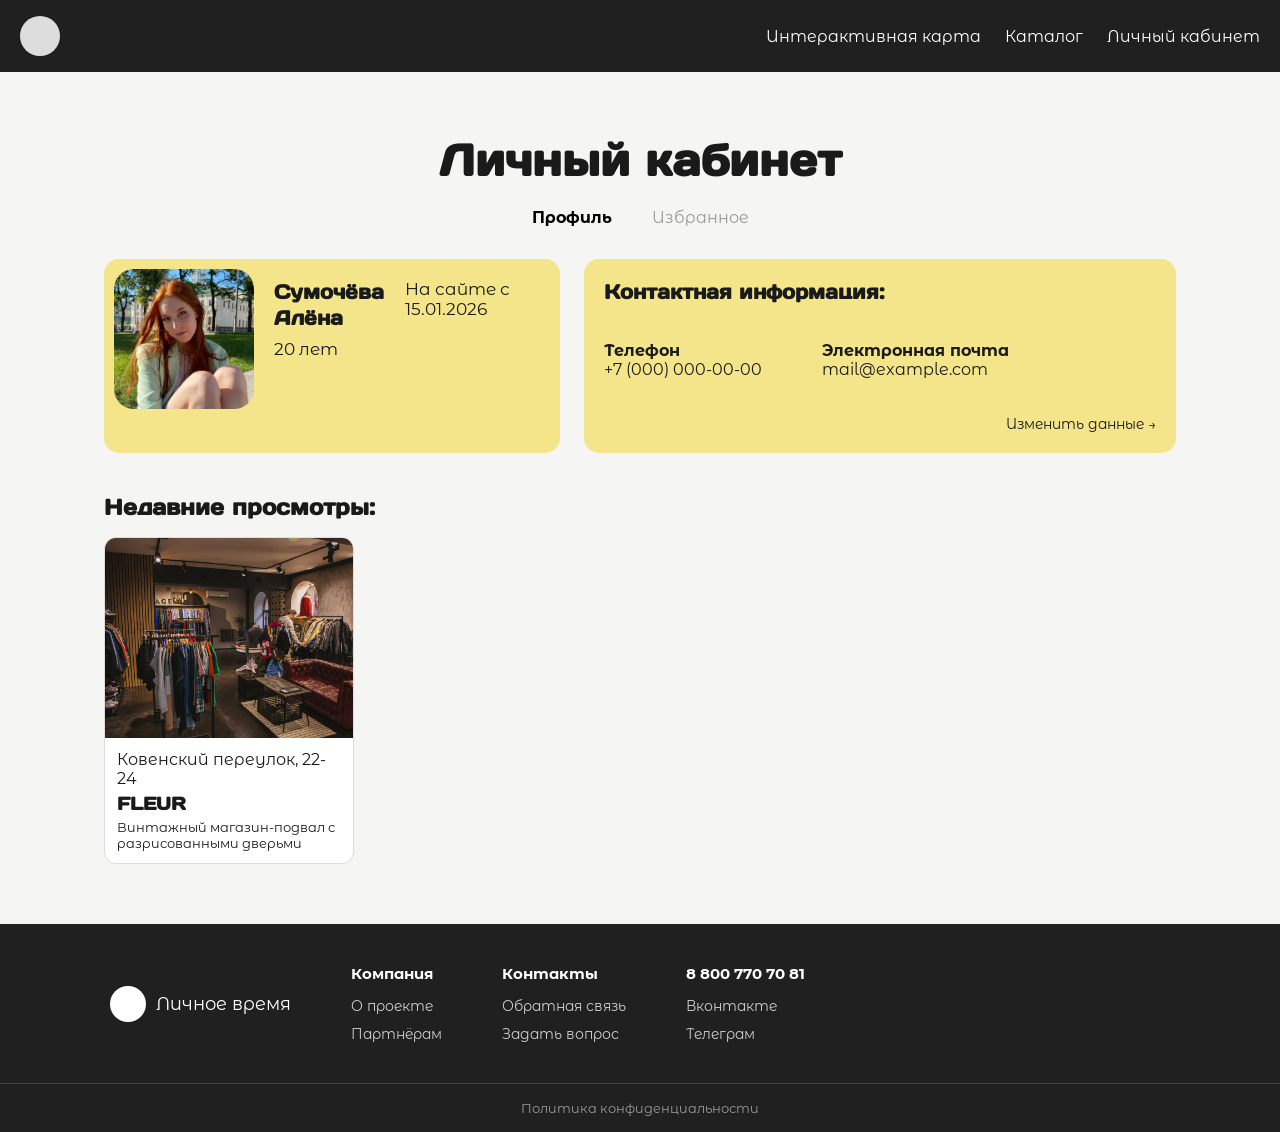
<file: lk.html>
<!DOCTYPE html>
<html lang="ru">
<head>
    <meta charset="UTF-8">
    <meta name="viewport" content="width=device-width, initial-scale=1.0">
    <title>Лк профиль</title>

    <link rel="preconnect" href="https://fonts.googleapis.com">
    <link rel="preconnect" href="https://fonts.gstatic.com" crossorigin>
    <link href="https://fonts.googleapis.com/css2?family=Days+One&family=Montserrat+Alternates:wght@400;700&display=swap" rel="stylesheet">

    <link rel="stylesheet" href="css/style-lk.css">
</head>

<body>

    <header class="header">
        <div class="headers">
            <a href="index.html" class="header-logo"></a>

            <nav class="navigation">
                <a href="map.html">Интерактивная карта</a>
                <a href="catalog.html">Каталог</a>
                <a href="lk.html">Личный кабинет</a>
            </nav>
        </div>
    </header>

    <div class="container">
        <h1 class="section-title">Личный кабинет</h1>

        <nav class="tabs">
            <a class="tabs-link tabs-link--active" href="lk.html">Профиль</a>
            <a class="tabs-link" href="favorites.html">Избранное</a>
        </nav>

        <section class="profile">
            <div class="box-user">
                <img class="user-avatar" src="images/16.jpg" alt="">
                <div class="user-info">
                    <div>
                        <h2 class="user-name">Сумочёва Алёна</h2>
                        <p class="user-age">20 лет</p>
                    </div>
                    <p class="user-date">На сайте с 15.01.2026</p>
                </div>
            </div>

            <div class="box-contacts">
                <h2 class="contacts-title">Контактная информация:</h2>
                <div class="contacts-list">
                    <p><b>Телефон</b><br>+7 (000) 000-00-00</p>
                    <p><b>Электронная почта</b><br>mail@example.com</p>
                </div>
                <a class="contacts-edit" href="#">Изменить данные →</a>
            </div>
        </section>

        <h2 class="subtitle">Недавние просмотры:</h2>
        <div class="cards">
            <article class="card">
                <img class="card-img" src="images/8.jpg" alt="fleur">
                <div class="card-body">
                    <span class="card-addres  s">Ковенский переулок, 22-24</span>
                    <h3 class="card-name">Fleur</h3>
                    <p class="card-text">Винтажный магазин-подвал с разрисованными дверьми</p>
                </div>
            </article>
        </div>
    </div>

    <footer class="footer">
        <div class="footers">
            
            <div class="footer-brand">
                <span class="footer-logo"></span>
                <span>Личное время</span>
            </div>

            <div class="footer-col">
                <h4>Компания</h4>
                <a href="#">О проекте</a>
                <a href="#">Партнёрам</a>
            </div>

            <div class="footer-col">
                <h4>Контакты</h4>
                <a href="#">Обратная связь</a>
                <a href="#">Задать вопрос</a>
            </div>

            <div class="footer-col">
                <h4>8 800 770 70 81</h4>
                <a href="#">Вконтакте</a>
                <a href="#">Телеграм</a>
            </div>
        </div>

        <div class="footer-bottom">
            <span>Политика конфиденциальности</span>
        </div>
    </footer>

</body>
</file>
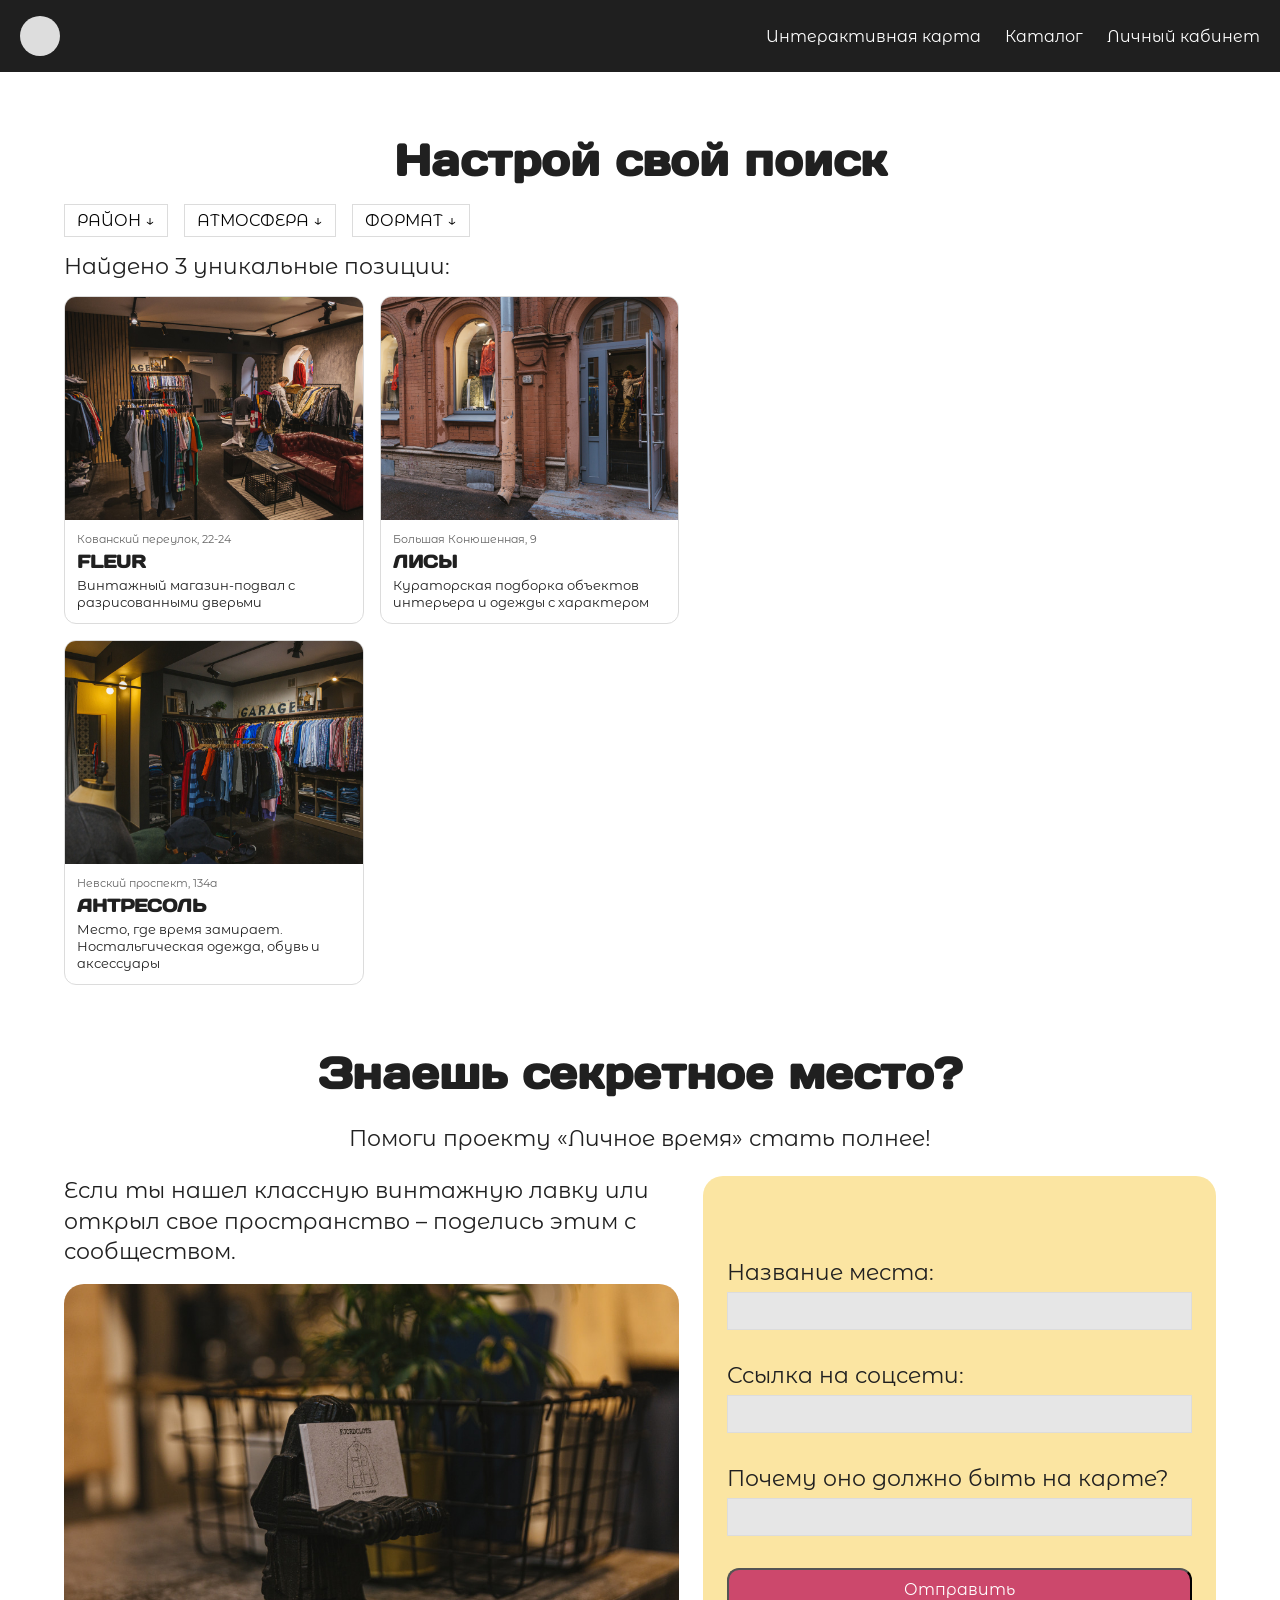
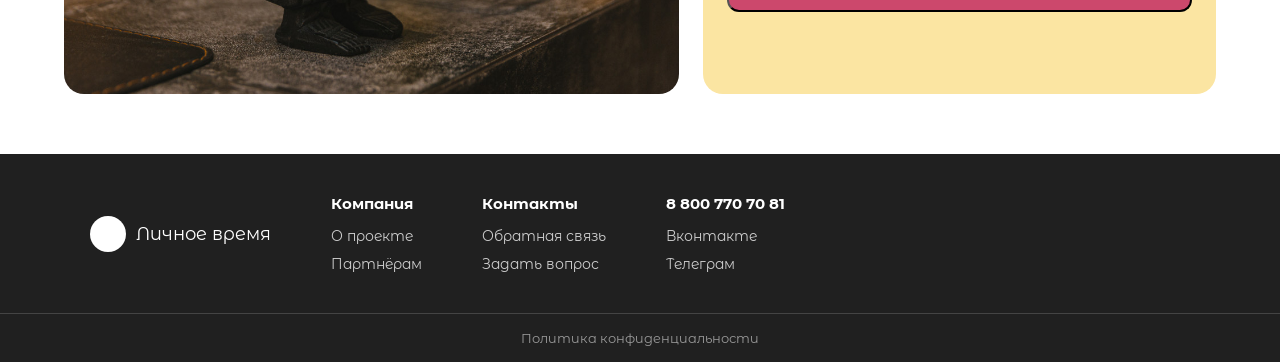
<file: map.html>
<!DOCTYPE html>
<html lang="ru">
<head>
    <meta charset="UTF-8">
    <meta name="viewport" content="width=device-width, initial-scale=1.0">
    <title>Карта</title>

    <link rel="preconnect" href="https://fonts.googleapis.com">
    <link rel="preconnect" href="https://fonts.gstatic.com" crossorigin>
    <link href="https://fonts.googleapis.com/css2?family=Days+One&family=Montserrat+Alternates:wght@400;700&display=swap" rel="stylesheet">

    <link rel="stylesheet" href="css/style-map.css">
</head>

<body>

    <header class="header">
        <div class="headers">
            <a href="index.html" class="header-logo"></a>

            <nav class="navigation">
                <a href="map.html">Интерактивная карта</a>
                <a href="catalog.html">Каталог</a>
                <a href="lk.html">Личный кабинет</a>
            </nav>
        </div>
    </header>

    <div class="container">

        <section class="search">
            <h2 class="section-title">Настрой свой поиск</h2>

            <div class="filters">
                <button class="filter" type="button">Район ↓</button>
                <button class="filter" type="button">Атмосфера ↓</button>
                <button class="filter" type="button">Формат ↓</button>
            </div>

            <p class="search-found">Найдено 3 уникальные позиции:</p>

            <div class="search-layout">
                <ul class="cards">
                    <li class="card">
                        <img class="card-img" src="images/8.jpg" alt="fleur">
                        <div class="card-body">
                            <span class="card-address">Кованский переулок, 22-24</span>
                            <h3 class="card-name">Fleur</h3>
                            <p class="card-text">Винтажный магазин-подвал с разрисованными дверьми</p>
                        </div>
            
                    </li>

                    <li class="card">
                        <img class="card-img" src="images/9.jpg" alt="лисы">
                        <div class="card-body">
                            <span class="card-address">Большая Конюшенная, 9</span>
                            <h3 class="card-name">Лисы</h3>
                            <p class="card-text">Кураторская подборка объектов интерьера и одежды с характером</p>
                        </div>
                    </li>

                    <li class="card">
                        <img class="card-img" src="images/10.jpg" alt="антресоль">
                        <div class="card-body">
                            <span class="card-address">Невский проспект, 134а</span>
                            <h3 class="card-name">Антресоль</h3>
                            <p class="card-text">Место, где время замирает. Ностальгическая одежда, обувь и аксессуары</p>
                        </div>
                    </li>
                </ul>

                <div class="map" id="map">
                    <iframe src="https://www.google.com/maps/embed?pb=!1m18!1m12!1m3!1d63943.68758634213!2d30.312137902504553!3d59.94474844304588!2m3!1f0!2f0!3f0!3m2!1i1024!2i768!4f13.1!3m3!1m2!1s0x469631a2800dbc73%3A0xa796033ee14c27bf!2z0JDQvdGC0YDQtdGB0L7Qu9GMINCy0LjQvdGC0LDQtg!5e0!3m2!1sru!2sru!4v1790690012159!5m2!1sru!2sru" width="800" height="550" style="border:0;" allowfullscreen="" loading="lazy" referrerpolicy="strict-origin-when-cross-origin"></iframe>
                </div>
            </div>
        </section>
    
        <section class="suggest">
            <h2 class="section-title">Знаешь секретное место?</h2>
            <p class="suggest-subtitle">Помоги проекту «Личное время» стать полнее!</p>

            <div class="suggest-layout">
                <p class="suggest-text">Если ты нашел классную винтажную лавку или открыл свое пространство – поделись этим с сообществом.</p>
                <img class="suggest-img" src="images/11.jpg" alt="вайб фото">

                <form class="form" action="#" method="post">
                    <label class="form-field">
                        Название места:
                        <input class="form-input" type="text" name="name" required>
                    </label>
                    <label class="form-field">
                        Ссылка на соцсети:
                        <input class="form-input" type="url" name="link">
                    </label>
                    <label class="form-field">
                        Почему оно должно быть на карте?
                        <input class="form-input" type="text" name="reason">
                    </label>
                    <button class="form-btn" type="submit">Отправить</button>
                </form>
            </div>
        </section>

    </div>

    <footer class="footer">
        <div class="footers">
            
            <div class="footer-brand">
                <span class="footer-logo"></span>
                <span>Личное время</span>
            </div>

            <div class="footer-col">
                <h4>Компания</h4>
                <a href="#">О проекте</a>
                <a href="#">Партнёрам</a>
            </div>

            <div class="footer-col">
                <h4>Контакты</h4>
                <a href="#">Обратная связь</a>
                <a href="#">Задать вопрос</a>
            </div>

            <div class="footer-col">
                <h4>8 800 770 70 81</h4>
                <a href="#">Вконтакте</a>
                <a href="#">Телеграм</a>
            </div>
        </div>

        <div class="footer-bottom">
            <span>Политика конфиденциальности</span>
        </div>
    </footer>

</body>
</file>
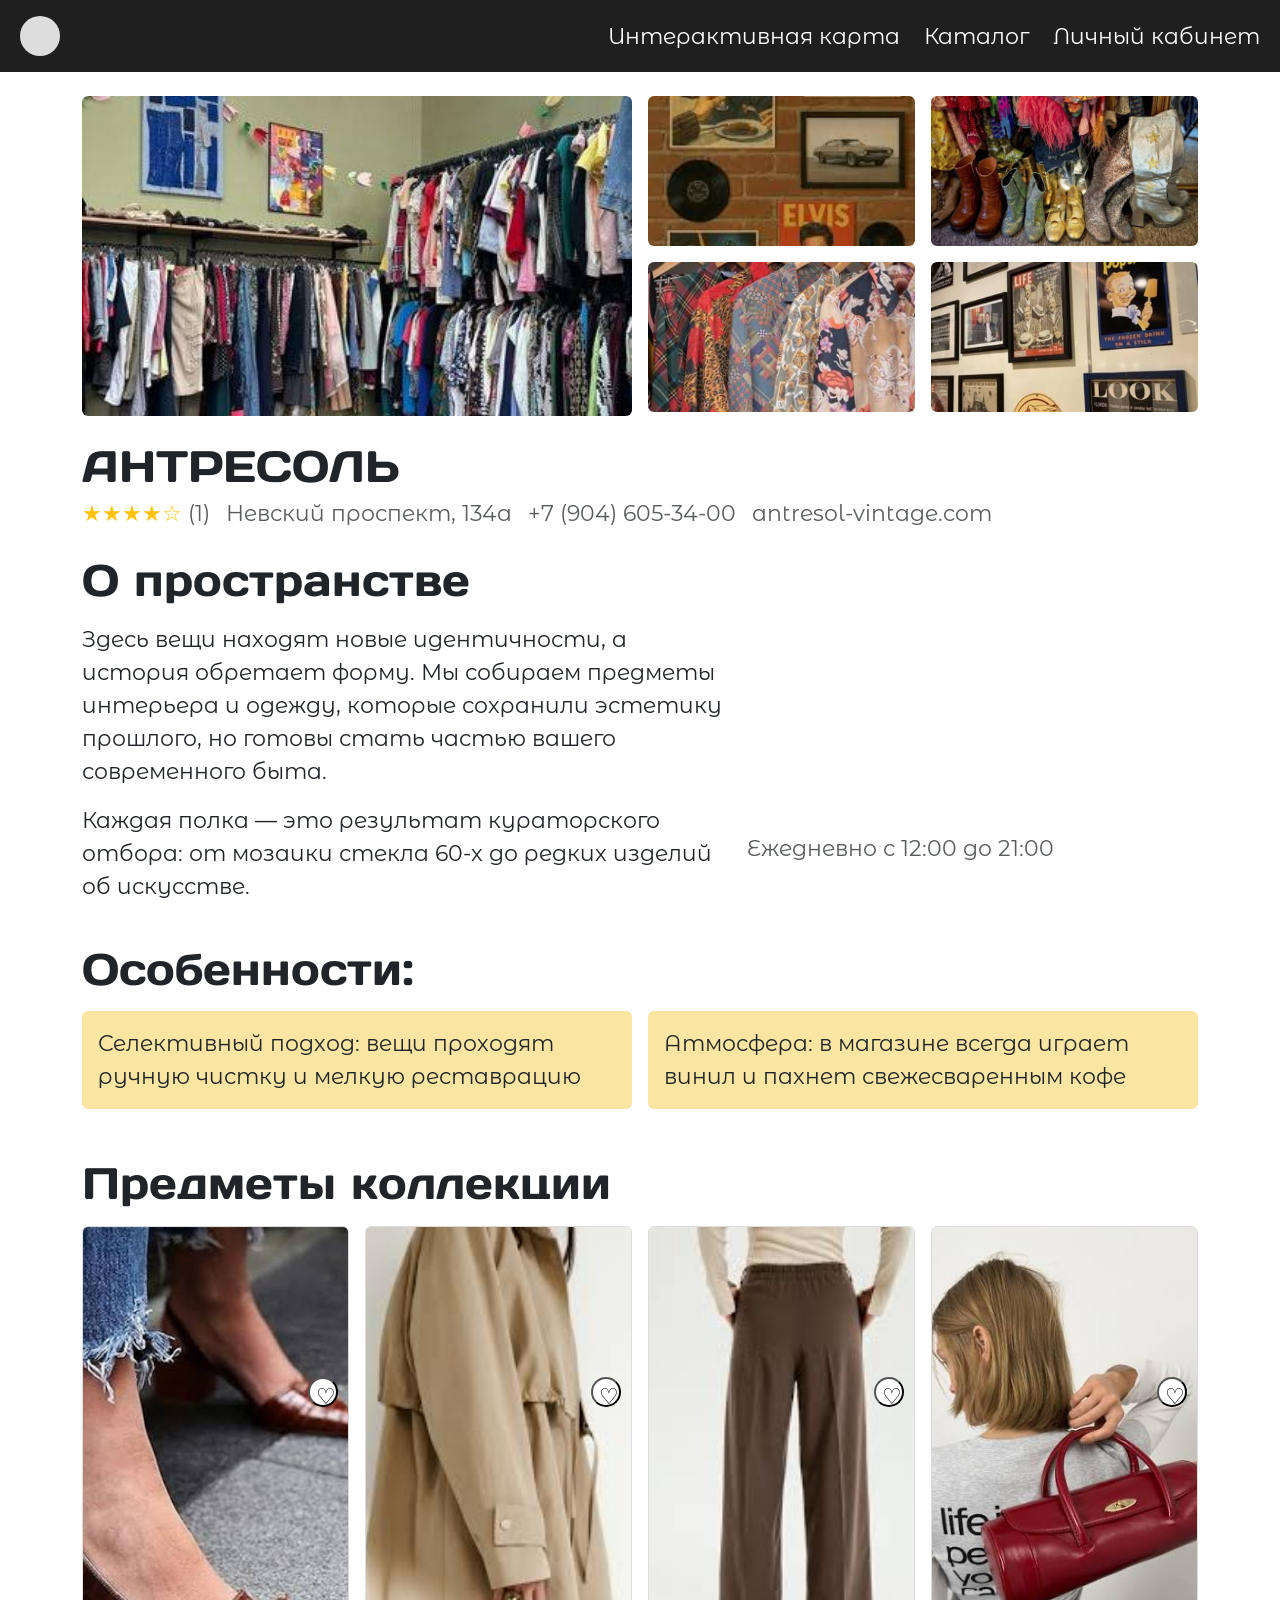
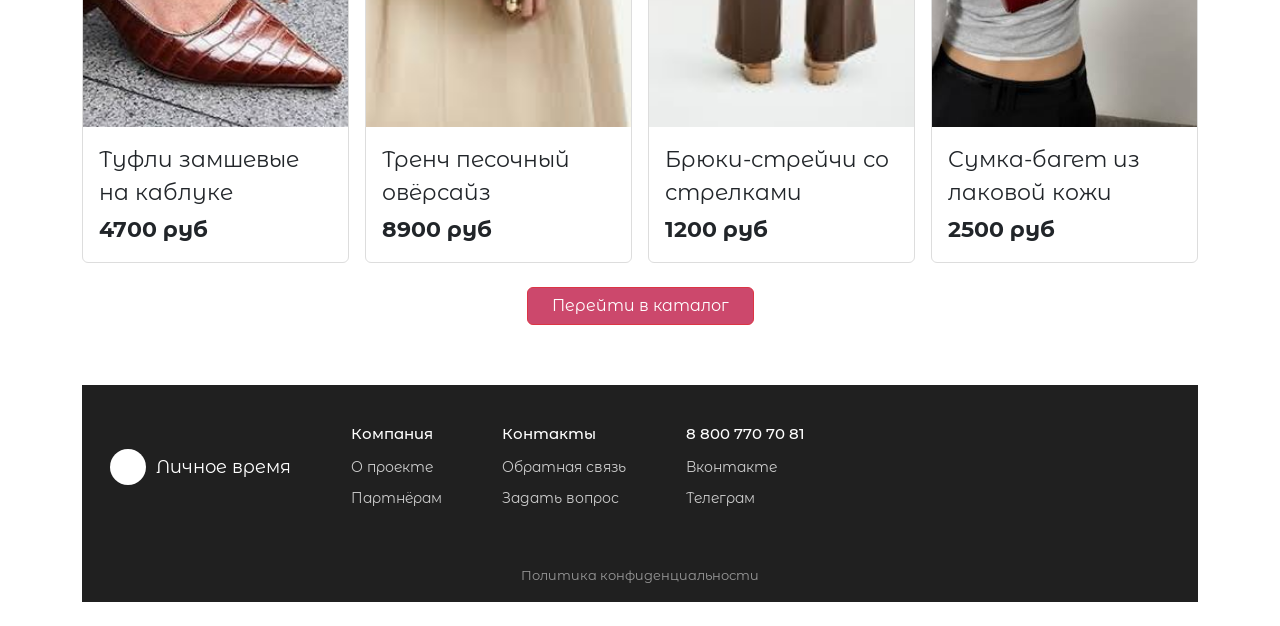
<file: shop.html>
<!DOCTYPE html>
<html lang="ru">
<head>
  <meta charset="UTF-8">
  <title>Антресоль</title>
  <link rel="preconnect" href="https://fonts.googleapis.com">
    <link rel="preconnect" href="https://fonts.gstatic.com" crossorigin>
    <link href="https://fonts.googleapis.com/css2?family=Days+One&family=Montserrat+Alternates:wght@400;700&display=swap" rel="stylesheet">

  <meta name="viewport" content="width=device-width, initial-scale=1">

  <link href="https://cdn.jsdelivr.net/npm/bootstrap@5.3.3/dist/css/bootstrap.min.css" rel="stylesheet">
  <link rel="stylesheet" href="css/style-shop.css">
</head>

<body>

    <header class="header">
        <div class="headers">
            <a href="index.html" class="header-logo"></a>

            <nav class="navigation">
                <a href="map.html">Интерактивная карта</a>
                <a href="catalog.html">Каталог</a>
                <a href="lk.html">Личный кабинет</a>
            </nav>
        </div>
    </header>

    <div class="container py-4">

        <div class="row g-3 mb-4">
            <div class="col-md-6">
            <img src="images/18.jpg" class="img-fluid rounded gallery-img" alt="Главная">
        </div>
        <div class="col-md-6">
            <div class="row g-3">
                <div class="col-6"><img src="images/19.jpg" class="img-fluid rounded gallery-img-small" alt=""></div>
                <div class="col-6"><img src="images/20.jpg" class="img-fluid rounded gallery-img-small" alt=""></div>
                <div class="col-6"><img src="images/21.jpg" class="img-fluid rounded gallery-img-small" alt=""></div>
                <div class="col-6"><img src="images/22.jpg" class="img-fluid rounded gallery-img-small" alt=""></div>
            </div>
        </div>
    </div>


    <h1 class="mb-1">АНТРЕСОЛЬ</h1>
    <div class="d-flex flex-wrap align-items-center gap-3 text-muted mb-4">
        <span class="text-warning">★★★★☆ <span class="text-muted">(1)</span></span>
        <span>Невский проспект, 134а</span>
        <span>+7 (904) 605-34-00</span>
        <span>antresol-vintage.com</span>
    </div>

    <h2 class="mb-3">О пространстве</h2>
    <div class="row g-4 mb-4">
        <div class="col-md-7">
            <p>
                Здесь вещи находят новые идентичности, а история обретает форму.
                Мы собираем предметы интерьера и одежду, которые сохранили эстетику
                прошлого, но готовы стать частью вашего современного быта.
            </p>
            <p>
                Каждая полка — это результат кураторского отбора: от мозаики стекла
                60-х до редких изделий об искусстве.
            </p>
        </div>
            <div class="col-md-5">
                <iframe src="https://www.google.com/maps/embed?pb=!1m18!1m12!1m3!1d63943.68758634213!2d30.312137902504553!3d59.94474844304588!2m3!1f0!2f0!3f0!3m2!1i1024!2i768!4f13.1!3m3!1m2!1s0x469631a2800dbc73%3A0xa796033ee14c27bf!2z0JDQvdGC0YDQtdGB0L7Qu9GMINCy0LjQvdGC0LDQtg!5e0!3m2!1sru!2sru!4v1790690012159!5m2!1sru!2sru" width="400" height="200" style="border:0;" allowfullscreen="" loading="lazy" referrerpolicy="strict-origin-when-cross-origin"></iframe>
                <p class="text-muted mb-0">Ежедневно с 12:00 до 21:00</p>
            </div>
        </div>


    <h2 class="mb-3">Особенности:</h2>
    <div class="row g-3 mb-5">
        <div class="col-md-6">
            <div class="p-3 rounded feature-box">
             Селективный подход: вещи проходят ручную чистку и мелкую реставрацию
            </div>
        </div>
        <div class="col-md-6">
            <div class="p-3 rounded feature-box">
                Атмосфера: в магазине всегда играет винил и пахнет свежесваренным кофе
            </div>
        </div>
    </div>


    <h2 class="mb-3">Предметы коллекции</h2>
    <div class="row g-3 mb-4">

      <div class="col-6 col-md-3">
        <div class="card product-card">
          <img src="images/23.jpg" class="card-img-top" alt="">
          <button type="button" class="btn-fav">♡</button>
          <div class="card-body">
            <p class="card-text mb-1">Туфли замшевые на каблуке</p>
            <p class="card-text fw-bold">4700 руб</p>
          </div>
        </div>
      </div>

      <div class="col-6 col-md-3">
        <div class="card product-card">
          <img src="images/24.jpg" class="card-img-top" alt="">
          <button type="button" class="btn-fav">♡</button>
          <div class="card-body">
            <p class="card-text mb-1">Тренч песочный овёрсайз</p>
            <p class="card-text fw-bold">8900 руб</p>
          </div>
        </div>
      </div>

      <div class="col-6 col-md-3">
        <div class="card product-card">
          <img src="images/25.jpg" class="card-img-top" alt="">
          <button type="button" class="btn-fav">♡</button>
          <div class="card-body">
            <p class="card-text mb-1">Брюки-стрейчи со стрелками</p>
            <p class="card-text fw-bold">1200 руб</p>
          </div>
        </div>
      </div>

      <div class="col-6 col-md-3">
        <div class="card product-card">
          <img src="images/26.jpg" class="card-img-top" alt="">
          <button type="button" class="btn-fav">♡</button>
          <div class="card-body">
            <p class="card-text mb-1">Сумка-багет из лаковой кожи</p>
            <p class="card-text fw-bold">2500 руб</p>
          </div>
        </div>
      </div>

    </div>

    <div class="text-center">
      <a href="catalog.html" class="btn btn-danger px-4">Перейти в каталог</a>
    </div>

  </main>

  <footer class="footer">
        <div class="footers">
            
            <div class="footer-brand">
                <span class="footer-logo"></span>
                <span>Личное время</span>
            </div>

            <div class="footer-col">
                <h4>Компания</h4>
                <a href="#">О проекте</a>
                <a href="#">Партнёрам</a>
            </div>

            <div class="footer-col">
                <h4>Контакты</h4>
                <a href="#">Обратная связь</a>
                <a href="#">Задать вопрос</a>
            </div>

            <div class="footer-col">
                <h4>8 800 770 70 81</h4>
                <a href="#">Вконтакте</a>
                <a href="#">Телеграм</a>
            </div>
        </div>

        <div class="footer-bottom">
            <span>Политика конфиденциальности</span>
        </div>
    </footer>

  
  <script src="https://cdn.jsdelivr.net/npm/bootstrap@5.3.3/dist/js/bootstrap.bundle.min.js"></script>
</body>
</html>
</file>
<file: css/style-lk.css>
* { box-sizing: border-box; }
body {
  margin: 0;
  background: #f5f5f3;
  color: #1a1a1a;
  font-family: serif;
}
a { color: inherit; text-decoration: none; }
.container {
    max-width: 1200px;
    width: 90%;
    margin: 0 auto; /*центрируем*/
    padding: 0 40px;
}

body {
  font-family: 'Montserrat Alternates', sans-serif; /* весь обычный текст */
}

h1, h2, h3,
.hero-title,
.section-title,
.how-title,
.card-name {
  font-family: 'Days One', sans-serif; /* заголовки */
}
.section-title {
    margin: 0;
    font-size: 44px;
    text-align: center;
    margin: 60px auto 20px;
}


.headers{
    display: flex;
    justify-content: space-between;
    align-items: center;
    max-width: auto;
    margin: 0 auto;
    padding: 16px 20px;
    background: #202020;
}
.header-logo {
    width: 40px;
    height: 40px;
    border-radius: 50%;
    background: #ddd;
}
.navigation { 
    display: flex; 
    gap: 24px; 
}
.navigation a { 
    color: #fff; 
    text-decoration: none; 
}


.main { padding-top: 40px; }
.title {
  margin: 0 0 16px;
  text-align: center;
  font-size: 32px;
}
.subtitle {
  margin: 40px 0 16px;
  font-size: 22px;
}


.tabs {
  display: flex;
  justify-content: center;
  gap: 40px;
  margin-bottom: 32px;
}
.tabs-link { color: #999; }
.tabs-link--active { color: #000; font-weight: bold; }
.profile {
  display: grid;
  grid-template-columns: 1fr 1.3fr;
  gap: 24px;
}
.box {
  padding: 20px;
  border-radius: 20px;
}
.box-user {
  background: #f4e58a;
  border-radius: 15px;
  display: flex;
  flex-direction: row;
}
.box-contacts {
  background: #f4e58a;
  border-radius: 15px;
  padding: 20px;
}
.user {
  display: flex; 
  gap: 20px; 
}
.user-avatar {
  width: 140px;
  height: 140px;
  border-radius: 20px;
  background: #333;
  object-fit: cover;
  margin: 10px 0 10px 10px;
}
.user-info {
  display: flex;
  flex-direction: row;
  justify-content: space-between;
  padding: 20px;
}

.user-name { 
    margin: 0 0 8px; 
    font-size: 20px; 
}
.user-age, .user-date { 
    margin: 0; 
    font-size: 17px; 
}
.contacts-title { 
    margin: 0 0 20px; 
    font-size: 20px; 
}
.contacts-list { 
    display: flex; 
    gap: 60px; 
}
.contacts-edit { 
    display: block; 
    margin-top: 20px; 
    text-align: right;
    font-size: 14px; 
}




.cards {
    display: grid;
    grid-template-columns: repeat(4, 1fr);
    gap: 24px;

}
.card {
    border: 1px solid #ddd;
    border-radius: 12px;
    background: #fff;
    overflow: hidden;
}
.card-img {
    display: block;
    width: 100%;
    height: 200px;
    object-fit: cover;
    background: #9a9a9a;
}
.card-body { 
    padding: 12px; 
}
.card-address { 
    font-size: 11px; 
    color: #666; 
}
.card-name { 
    margin: 4px 0; 
    font-size: 18px; 
    text-transform: uppercase; 
}
.card-text { 
    margin: 0; 
    font-size: 13px;
}
.card-title { 
    margin: 0 0 6px;
    font-size: 15px; 
}
.card-price { 
    margin: 0; 
    font-size: 13px; 
}



.footer { 
    background: #202020; 
    color: #fff; 
    margin-top: 60px; 
}
.footers {
    display: flex;
    gap: 60px;
    max-width: 1100px;
    margin: 0 auto;
    padding: 40px 20px;
}
.footer-brand { 
    display: flex;
    align-items: center;
    gap: 10px;
    font-size: 18px; 
}
.footer-logo {
    width: 36px;
    height: 36px;
    border-radius: 50%;
    background: #fff;
}
.footer-col { 
    display: flex; 
    flex-direction: column; 
    gap: 10px; 
}
.footer-col h4 { 
    margin: 0 0 4px; 
    font-size: 15px; 
}
.footer-col a { 
    color: #ccc; 
    text-decoration: none; 
    font-size: 14px; 
}
.footer-bottom {
    border-top: 1px solid #444;
    padding: 16px 20px;
    text-align: center;
    font-size: 13px;
    color: #999;
}

@media (min-width: 601px) and (max-width: 1024px) {
  .container {
    padding: 0 20px;
  }
  .cards {
    grid-template-columns: repeat(3, 1fr);
  }
  .contacts-list {
    gap: 30px;
  }
}

@media (max-width: 600px) {
  .header-nav {
    gap: 12px;
    font-size: 13px;
  }
  .tabs {
    gap: 20px;
  }
  .profile {
    grid-template-columns: 1fr;
  }
  .user {
    flex-direction: column;
    text-align: center;
  }
  .contacts-list {
    flex-direction: column;
    gap: 12px;
  }
  .cards {
    grid-template-columns: repeat(2, 1fr);
  }
}
</file>
<file: css/style-map.css>
:root {
    --yellow: #FBE5A2;
    --red: #CC486C;
    --dark: #202020;
    --text: #202020;
    --gray: #bdbdbd;
    --border: #dcdcdc;
    --radius: 20px;
    --gap: 24px;
} 

body {
    margin: 0;
    color: var(--text);
    font-family: serif;
}
.section-title {
    margin: 0;
    font-size: 44px;
    text-align: center;
}
.container {
    max-width: 1200px;
    width: 90%;
    margin: 0 auto; /*центрируем*/
    padding: 0 40px;
}
body {
  font-family: 'Montserrat Alternates', sans-serif; /* весь обычный текст */
}
h1, h2, h3,
.hero__title,
.section-title,
.how__title,
.card__name {
  font-family: 'Days One', sans-serif; /* заголовки */
}
.section-title { 
    text-align: center; 
    font-size: 44px; 
    margin-top: 60px; 
}



.headers{
    display: flex;
    justify-content: space-between;
    align-items: center;
    max-width: auto;
    margin: 0 auto;
    padding: 16px 20px;
    background: #1f1f1f;
}
.header-logo {
    width: 40px;
    height: 40px;
    border-radius: 50%;
    background: #ddd;
}
.navigation { 
    display: flex; 
    gap: 24px; 
}
.navigation a { 
    color: #fff; 
    text-decoration: none; 
}




.search {
    display: grid;
    gap: 16px;
}
.filters {
    display: flex;
    flex-wrap: wrap;
    gap: 16px;
}
.filter {
    padding: 6px 12px;
    border: 1px solid var(--border);
    background: #fff;
    font: inherit;
    text-transform: uppercase;
    cursor: pointer;
}
.search-found {
    margin: 0;
    font-size: 22px;
}
.search-layout {
    display: grid;
    grid-template-columns: minmax(0, 1.2fr) minmax(0, 1fr);
    gap: var(--gap);
    align-items: start;
}
.cards {
    display: grid;
    grid-template-columns: repeat(2, minmax(0, 1fr));
    gap: 16px;
    margin: 0;
    padding: 0;
}
.card {
    display: grid;
    grid-template-rows: auto 1fr;
    border: 1px solid var(--border);
    border-radius: 12px;
    background: #fff;
    overflow: hidden;
}
.card-img {
    width: 100%;
    aspect-ratio: 4 / 3;
    object-fit: cover;
}
.card-body {
    display: grid;
    gap: 4px;
    padding: 12px;
}
.card-address { 
    font-size: 11px; 
    color: #666; 
}
.card-name { 
    margin: 0; 
    font-size: 18px; 
    text-transform: uppercase; 
}
.card-text { 
    margin: 0; 
    font-size: 13px; 
    line-height: 1.3; 
}
.map {
    position: sticky;
    top: 10px;
    min-height: 540px;
    border-radius: var(--radius);
}


.suggest {
    display: grid;
    gap: 8px;
}
.suggest-subtitle {
    margin: 16px;
    text-align: center;
    font-size: 22px;
}
.suggest-layout {
    display: grid;
    grid-template-columns: minmax(0, 1.2fr) minmax(0, 1fr);
    grid-template-areas:
    "text form"
    "img  form";
    gap: 16px var(--gap);
}
.suggest-text {
    margin: 0;
    font-size: 22px;
    line-height: 1.4;
}
.suggest-img {
    width: 100%;
    height: 100%;
    min-height: 260px;
    object-fit: cover;
    border-radius: var(--radius);
}
.form {
    grid-area: form;
    display: grid;
    align-content:center;
    gap: 32px;
    padding: 24px;
    border-radius: var(--radius);
    background: var(--yellow);
}
.form-field {
    display: grid;
    gap: 6px;
    font-size: 22px;
}
.form-input {
    height: 36px;
    padding: 0 10px;
    border: 1px solid var(--border);
    background: #e6e6e6;
    font: inherit;
}
.form-btn {
  height: 44px;
  border-radius: 12px;
  background: var(--red);
  color: #fff;
  font: inherit;
  cursor: pointer;
}



.footer { 
    background: var(--dark); 
    color: #fff; 
    margin-top: 60px; 
}
.footers {
    display: flex;
    gap: 60px;
    max-width: 1100px;
    margin: 0 auto;
    padding: 40px 20px;
}
.footer-brand { 
    display: flex;
    align-items: center;
    gap: 10px;
    font-size: 18px; 
}
.footer-logo {
    width: 36px;
    height: 36px;
    border-radius: 50%;
    background: #fff;
}
.footer-col { 
    display: flex; 
    flex-direction: column; 
    gap: 10px; 
}
.footer-col h4 { 
    margin: 0 0 4px; 
    font-size: 15px; 
}
.footer-col a { 
    color: #ccc; 
    text-decoration: none; 
    font-size: 14px; 
}
.footer-bottom {
    border-top: 1px solid #444;
    padding: 16px 20px;
    text-align: center;
    font-size: 13px;
    color: #999;
}
.map iframe {
  width: 500px;
  height: 620px;
  border: 0;
  border-radius: var(--radius);
}


@media (min-width: 601px) and (max-width: 1024px) {
  .search-layout {
    grid-template-columns: 1fr;
  }
  .map {
    min-height: 320px;
  }
  .cards {
    grid-template-columns: repeat(2, 1fr);
  }
  .suggest-layout {
    grid-template-columns: 1fr;
    grid-template-areas: "text" "img" "form";
  }
}

@media (max-width: 600px) {
  .filters {
    flex-wrap: wrap;
  }
  .cards {
    grid-template-columns: 1fr;
  }
  .map {
    min-height: 240px;
  }
  .suggest-layout {
    grid-template-columns: 1fr;
    grid-template-areas: "text" "img" "form";
  }
  .form {
    padding: 16px;
  }
}
</file>
<file: css/style-shop.css>
body {
    font-family: serif;
    background: #ffffff;
}
.logo-circle {
    display: block;
    width: 40px;
    height: 40px;
    border-radius: 50%;
    background: #ddd;
}
.gallery-img {
    width: 100%;
    height: 320px;
    object-fit: cover;
}
.gallery-img-small {
    width: 100%;
    height: 150px;
    object-fit: cover;
}
.feature-box {
    background: #FBE5A2;
    min-height: 90px;
}
.product-card {
    position: relative;
    border: 1px solid #ddd;
}
.product-card .card-img-top {
    height: 500px;
    object-fit: cover;
}
.btn-fav {
    position: absolute;
    right: 10px;
    top: 150px;
    width: 30px;
    height: 30px;
    border-radius: 50%;
    background: #fff;
    cursor: pointer;
}
.btn-danger {
    background-color: #CC486C; ;
}


.headers{
    display: flex;
    justify-content: space-between;
    align-items: center;
    max-width: auto;
    margin: 0 auto;
    padding: 16px 20px;
    background: #1f1f1f;
}
.header-logo {
    width: 40px;
    height: 40px;
    border-radius: 50%;
    background: #ddd;
}
.navigation { 
    display: flex; 
    gap: 24px; 
}
.navigation a { 
    color: #fff; 
    text-decoration: none; 
}



.footer { 
    background: #202020;
    color: #ffffff; 
    margin-top: 60px; 
}
.footers {
    display: flex;
    gap: 60px;
    max-width: 1100px;
    margin: 0 auto;
    padding: 40px 20px;
}
.footer-brand { 
    display: flex;
    align-items: center;
    gap: 10px;
    font-size: 18px; 
}
.footer-logo {
    width: 36px;
    height: 36px;
    border-radius: 50%;
    background: #fff;
}
.footer-col { 
    display: flex; 
    flex-direction: column; 
    gap: 10px; 
}
.footer-col h4 { 
    margin: 0 0 4px; 
    font-size: 15px; 
}
.footer-col a { 
    color: #ccc; 
    text-decoration: none; 
    font-size: 14px; 
}
.footer-bottom {
    border-top: 1px solid #202020;
    padding: 16px 20px;
    text-align: center;
    font-size: 13px;
    color: #999;
}
body {
  font-family: 'Montserrat Alternates', sans-serif;
  font-size: 22px; /* весь обычный текст */
}

h1, h2, h3,
.hero__title,
.section-title,
.how__title,
.card__name {
  font-family: 'Days One', sans-serif;
  font-size: 44px; /* заголовки */
}


@media (min-width: 601px) and (max-width: 1024px) {
  .gallery-img {
    height: 240px;
  }

  .gallery-img-small {
    height: 114px;
  }

  .product-card .card-img-top {
    height: 150px;
  }
}

@media (max-width: 600px) {
  .gallery-img,
  .gallery-img-small {
    height: 180px;
  }

  .product-card .card-img-top {
    height: 130px;
  }

  .btn-fav {
    top: 120px;
  }

  .feature-box {
    min-height: auto;
  }
}
</file>
